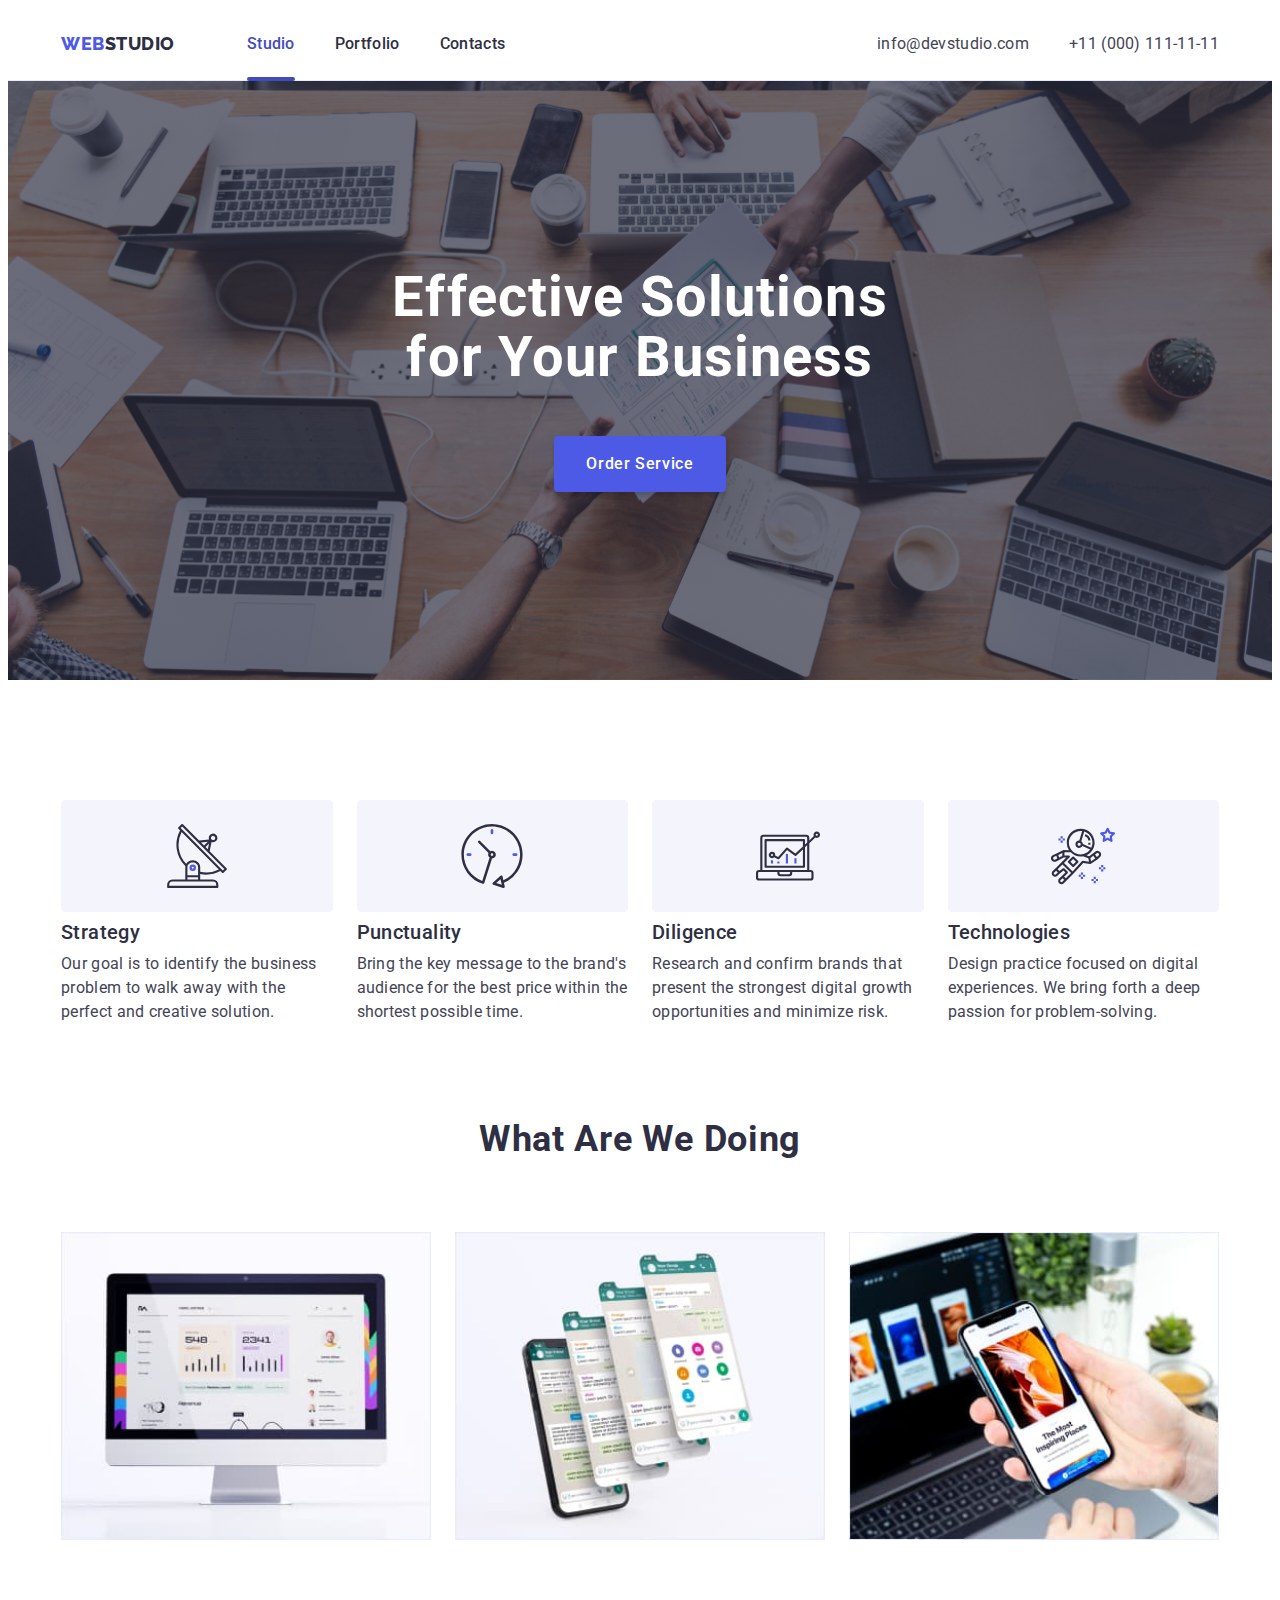
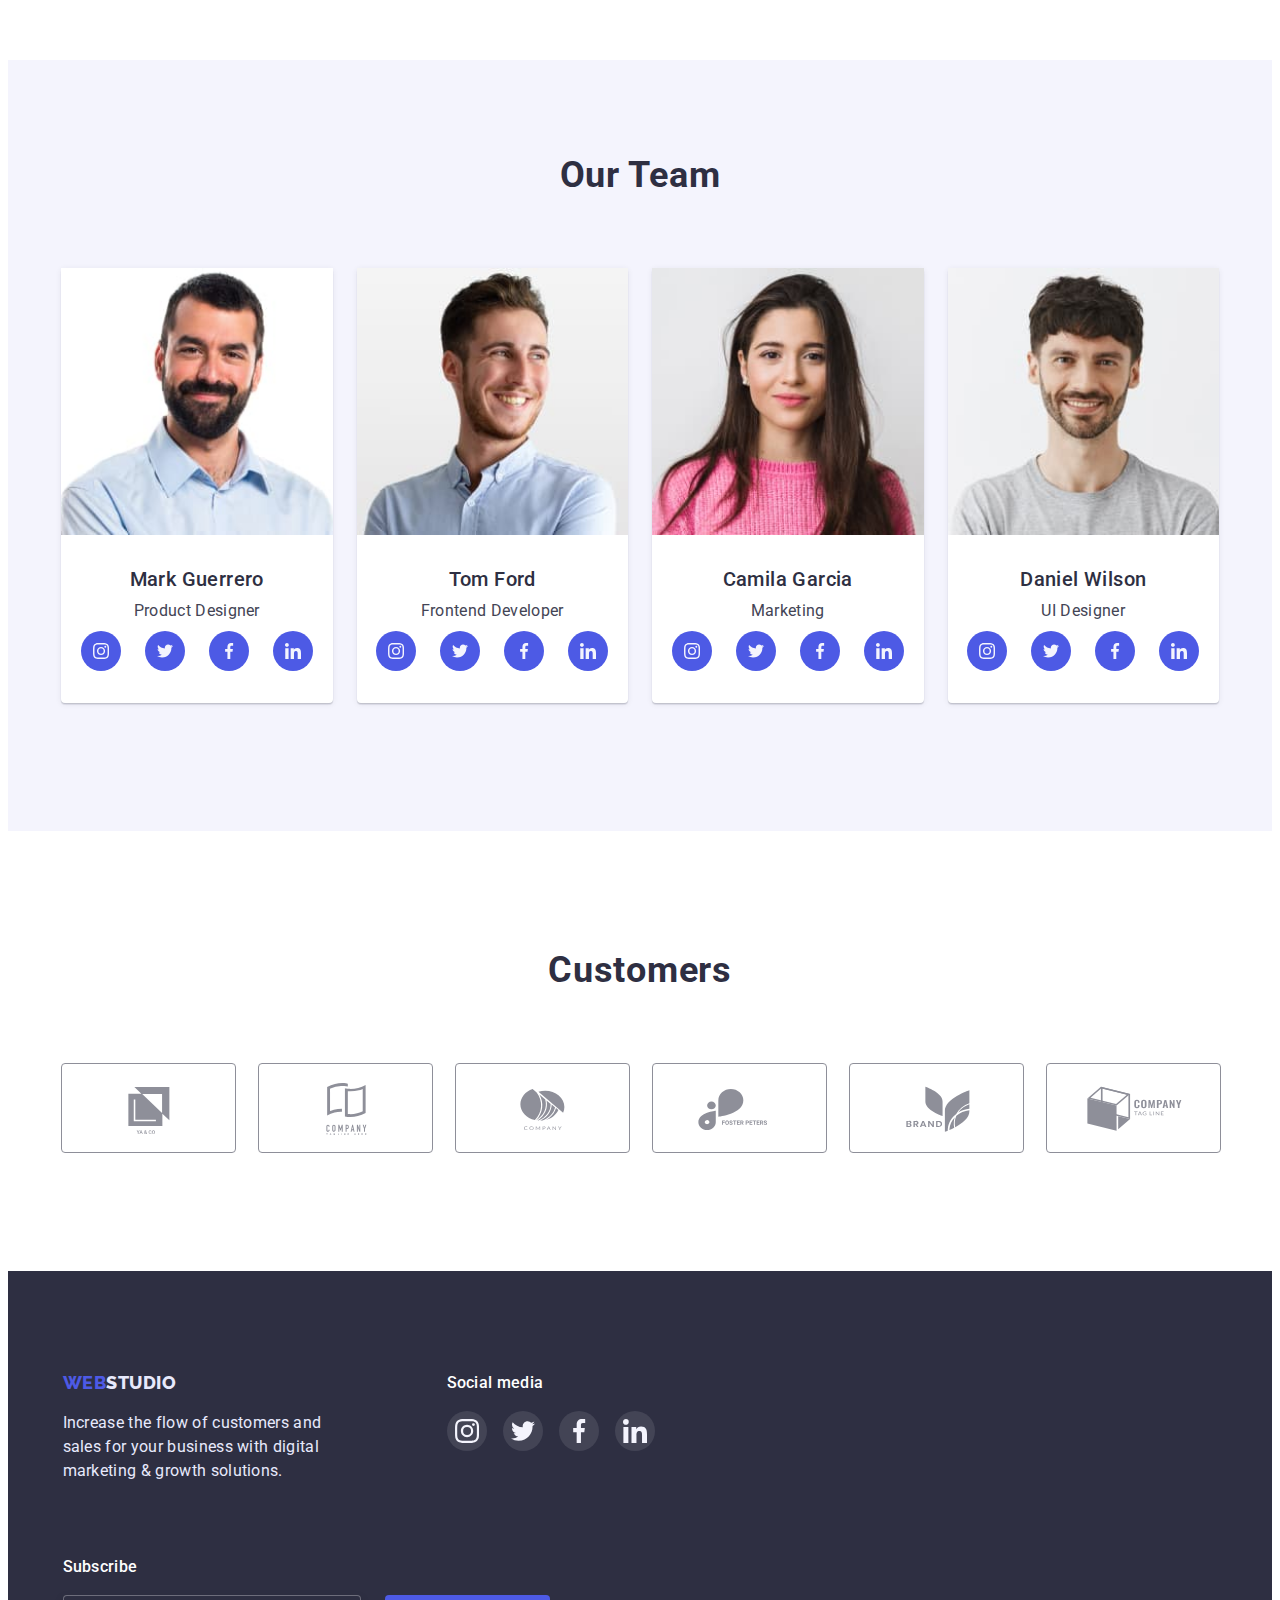
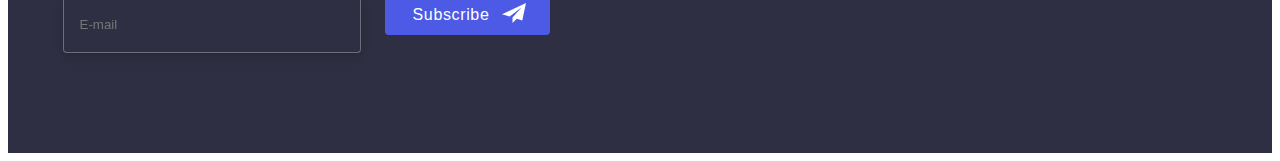
<file: index.html>
<!DOCTYPE html>
     <html lang="en">
   <head>
          <meta charset="UTF-8"/>
          <meta http-equiv="X-UA-Compatible" content="IE=edge"/>
          <meta name="viewport" content="width=device-width, initial-scale=1.0"/>
          <title>WebStudio</title>
          <link rel="preconnect" href="https://fonts.googleapis.com"/>
          <link rel="preconnect" href="https://fonts.gstatic.com" crossorigin/><link href="https://fonts.googleapis.com/css2?family=Raleway:wght@800&family=Roboto:wght@400;500;700;900&display=swap" rel="stylesheet"/>
          <link rel="stylesheet" href="https://cdnjs.cloudflare.com/ajax/libs/modern-normalize/1.1.0/modern-normalize.min.css" integrity="sha512-wpPYUAdjBVSE4KJnH1VR1HeZfpl1ub8YT/NKx4PuQ5NmX2tKuGu6U/JRp5y+Y8XG2tV+wKQpNHVUX03MfMFn9Q==" crossorigin="anonymous" referrerpolicy="no-referrer" />
          <link rel="stylesheet" href="./css/style.css"/>
          <link rel="stylesheet" href="./css/mobile.css"/>
          <link rel="stylesheet" href="./css/tablet.css"/>
          <link rel="stylesheet" href="./css/dekstop.css"/>
        </head>
  <body class="body">
      <header class="header">
        <div class="container header-container">
            <a href="./index.html" class="header-logo link"><span class="header-span link">Web</span>Studio</a>
          <nav class="header-navigation">
              <ul class="header-list list">
              <li class="header-pages"><a class="header-link link current" href="./index.html">Studio</a></li>
              <li class="header-pages"><a class="header-link link" href="./portfolio.html">Portfolio</a></li>
              <li class="header-pages"><a class="header-link link" href="./index.html">Contacts</a></li>
            </ul>
          </nav>
                    <ul class="header-list-info list">
                <li class="header-info-mailo link"><a class="header-mailo link" href="mailto:info@devstudio.com">info@devstudio.com</a></li>
                <li class="header-info link"><a class="header-tel link" href="tel:+11(000)111-11-11">+11 (000) 111-11-11</a></li>
                     </ul>
                    
                     <button type="button" class="menu-open" data-menu-open>
                      <svg class="hamburger" width="32" height="22" >
                        <use href="./images/icons.svg/user-icons.svg#icon-hamburger"></use>
                      </svg>
                     </button></div>
                     <div class="mob-menu is-hidden" data-menu>
                      <div class="mob-container"> 
                        <div class="mob-wrap-up">
                      <button type="button" class="menu-close" data-menu-close>
                        <svg class="menu-header" width="8" height="8">
                          <use href="./images/icons.svg/close-icons.svg#icon-close"></use>
                        </svg>
                      </button>
                      <ul class="menu-list list">
                        <li class="menu-pages"><a class="menu-link link current" href="./index.html">Studio</a></li>
                        <li class="menu-pages"><a class="menu-link link" href="./portfolio.html">Portfolio</a></li>
                        <li class="menu-pages"><a class="menu-link link" href="./index.html">Contacts</a></li>
                      </ul></div>
                      <div class="mob-wrap-down">
                      <ul class="menu-list-info list">
                        <li class="menu-info link"><a class="menu-tel link" href="tel:+11(000)111-11-11">+11 (000) 111-11-11</a></li>
                        <li class="menu-info link"><a class="menu-mailo link" href="mailto:info@devstudio.com">info@devstudio.com</a></li>
                             </ul>
                             <ul class="menu-media-list list">
                              <li class="menu-media-item"><a href="" class="menu-media-link link">
                                <svg class="menu-media-navigation" width="24" height="24">
                                  <use href="./images/icons.svg/icons.svg#icon-instagram-1"></use>
                                </svg>
                              </a></li>
                              <li class="menu-media-item"><a href="" class="menu-media-link link">
                                <svg class="menu-media-navigation" width="24" height="24">
                                  <use href="./images/icons.svg/icons.svg#icon-twitter-1"></use>
                                </svg>
                              </a></li>
                              <li class="menu-media-item"><a href="" class="menu-media-link link">
                                <svg class="menu-media-navigation" width="24" height="24">
                                  <use href="./images/icons.svg/icons.svg#icon-facebook-1"></use>
                                </svg>
                              </a></li>
                              <li class="menu-media-item"><a href="" class="menu-media-link link">
                                <svg class="menu-media-navigation" width="24" height="24">
                                  <use href="./images/icons.svg/icons.svg#icon-linkedin-1"></use>
                                </svg>
                              </a></li>
                              </ul></div>
                     </div>
                    </div>

                </header>
                <main>
                    <section class="section">
                        <div class="container">
                        <h1 class="section-headline">Effective Solutions for Your Business</h1>
                    <button type="button" class="section-btn" data-modal-open>Order Service</button>
                    </div>  
                  </section>
                    <section class="skills">
                        <div class="container">
                        <h2 class="skills-visually-hidden">Skills</h2>
                        <ul  class="skills-list list">
                        <li class="skills-pages link">
                          <div class="background-navigation">
                          <svg class="icon-antenna" width="64" height="64">
                            <use href="./images/icons.svg/skills-icon.svg#icon-antenna"></use>
                          </svg>
                        </div>  
                        <h3 class="skills-caption">Strategy</h3>
                        <p class="skills-paragraph">Our goal is to identify the business problem to walk away with the perfect and creative solution. </p></li>
                        <li class="skills-pages link">
                         <div class="background-navigation">
                          <svg class="icon-clock" width="64" height="64">
                            <use href="./images/icons.svg/skills-icon.svg#icon-clock"></use>
                          </svg>
                        </div>  
                          <h3 class="skills-caption">Punctuality</h3>
                        <p class="skills-paragraph">Bring the key message to the brand's audience for the best price within the shortest possible time.</p></li>
                        <li class="skills-pages link">                        
                          <div class="background-navigation">
                          <svg class="icon-diagram" width="64" height="64">
                            <use href="./images/icons.svg/skills-icon.svg#icon-diagram"></use>
                          </svg>
                        </div>
                        <h3 class="skills-caption">Diligence</h3>
                        <p class="skills-paragraph">Research and confirm brands that present the strongest digital growth opportunities and minimize risk.</p></li>

                        <li class="skills-pages link">                        
                          <div class="background-navigation">
                          <svg class="" width="64" height="64">
                            <use href="./images/icons.svg/skills-icon.svg#icon-astronaut"></use>
                          </svg>
                        </div>
                        <h3 class="skills-caption">Technologies</h3>
                        <p class="skills-paragraph">Design practice focused on digital experiences. We bring forth a deep passion for problem-solving.</p></li> 
                        </ul>
                        </div>   
                    </section>
                    <section class="image">
                      <div class="container">
                        <h2 class="image-caption">What are we doing</h2>
                        <ul class="image-list list">
                        <li class="link image-item" >
                          <img
                           src="./images/imagine1.jpg"
                           alt="computer"
                           srcset="
                           ./images/imagine1.jpg 1x ,
                           ./images/imagine1.2x.jpg 2x" 
                           width="360" 
                           height="300"/>
                          </li>
                        <li class="link image-item" >
                          <img
                           src="./images/imagine2.jpg" 
                           alt="computer" 
                           srcset="
                           ./images/imagine2.jpg 1x ,
                           ./images/imagine2.2x.jpg 2x" 
                           width="360" 
                           height="300"/>
                          </li>
                        <li class="link image-item" >
                          <img 
                          src="./images/imagine3.jpg" 
                          alt="phoneinhand" 
                          srcset="
                          ./images/imagine3.jpg 1x ,
                          ./images/imagine3.2x.jpg 2x" 
                          width="360" 
                          height="300"/>
                        </li>
                        </ul>
                      </div>
                    </section>
                    <section class="info">
                      <div class="container">
                    <h2 class="info-pre-caption">Our Team</h2>
                    <ul class="info-list list">
                    <li class="info-item">
                      <img 
                      src="./images/img2.1.jpg" 
                      alt="it" 
                      srcset="
                      ./images/img2.1.jpg 1x ,
                      ./images/img2.1.2x.jpg 2x"
                      width="264" 
                      height="260"/>
                    <div class="info-navigation"><h3 class="info-caption">Mark Guerrero</h3> 
                    <p class="info-paragraph">Product Designer</p>
                    <ul class="icon-list list">
                      <li class="icon-item">
                        <a href="" class="icon-link link">
                          <svg class="icon-navigation" width="16" height="16">
                            <use href="./images/icons.svg/icons.svg#icon-instagram"></use>
                          </svg>
                        </a>
                      </li>
                      <li class="icon-item">
                        <a href="" class="icon-link link">
                          <svg class="icon-navigation" width="16" height="16">
                            <use href="./images/icons.svg/icons.svg#icon-twitter"></use>
                          </svg>
                        </a>
                      </li>
                      <li class="icon-item">
                        <a href="" class="icon-link link">
                          <svg class="icon-navigation" width="16" height="16">
                            <use href="./images/icons.svg/icons.svg#icon-facebook"></use>
                          </svg>
                        </a>
                      </li>
                      <li class="icon-item">
                        <a href="" class="icon-link link">
                          <svg class="icon-navigation" width="16" height="16">
                            <use href="./images/icons.svg/icons.svg#icon-linkedin"></use>
                          </svg>
                        </a>
                      </li>
                    </ul>
                    </div>
                    </li>
                    <li class="info-item">
                      <img 
                      src="./images/img2.2.jpg" 
                      alt="it" 
                      srcset="
                      ./images/img2.2.jpg 1x ,
                      ./images/img2.2.2x.jpg 2x"
                      width="264" 
                      height="260"/>
                    <div class="info-navigation"><h3 class="info-caption">Tom Ford</h3> 
                    <p class="info-paragraph">Frontend Developer</p>
                    <ul class="icon-list list">
                      <li class="icon-item">
                        <a href="" class="icon-link link">
                          <svg class="icon-navigation" width="16" height="16">
                            <use href="./images/icons.svg/icons.svg#icon-instagram"></use>
                          </svg>
                        </a>
                      </li>
                      <li class="icon-item">
                        <a href="" class="icon-link link">
                          <svg class="icon-navigation" width="16" height="16">
                            <use href="./images/icons.svg/icons.svg#icon-twitter"></use>
                          </svg>
                        </a>
                      </li>
                      <li class="icon-item">
                        <a href="" class="icon-link link">
                          <svg class="icon-navigation" width="16" height="16">
                            <use href="./images/icons.svg/icons.svg#icon-facebook"></use>
                          </svg>
                        </a>
                      </li>
                      <li class="icon-item">
                        <a href="" class="icon-link link">
                          <svg class="icon-navigation" width="16" height="16">
                            <use href="./images/icons.svg/icons.svg#icon-linkedin"></use>
                          </svg>
                        </a>
                      </li>
                    </ul>
                    </div>
                  </li>
                    <li class="info-item">
                      <img 
                      src="./images/img2.3.jpg" 
                      alt="it"
                      srcset="
                      ./images/img2.3.jpg 1x ,
                      ./images/img2.3.2x.jpg 2x"
                      width="264" 
                      height="260"/>
                    <div class="info-navigation"><h3 class="info-caption">Camila Garcia</h3> 
                    <p class="info-paragraph">Marketing</p>
                    <ul class="icon-list list">
                      <li class="icon-item">
                        <a href="" class="icon-link link">
                          <svg class="icon-navigation" width="16" height="16">
                            <use href="./images/icons.svg/icons.svg#icon-instagram"></use>
                          </svg>
                        </a>
                      </li>
                      <li class="icon-item">
                        <a href="" class="icon-link link">
                          <svg class="icon-navigation" width="16" height="16">
                            <use href="./images/icons.svg/icons.svg#icon-twitter"></use>
                          </svg>
                        </a>
                      </li>
                      <li class="icon-item">
                        <a href="" class="icon-link link">
                          <svg class="icon-navigation" width="16" height="16">
                            <use href="./images/icons.svg/icons.svg#icon-facebook"></use>
                          </svg>
                        </a>
                      </li>
                      <li class="icon-item">
                        <a href="" class="icon-link link">
                          <svg class="icon-navigation" width="16" height="16">
                            <use href="./images/icons.svg/icons.svg#icon-linkedin"></use>
                          </svg>
                        </a>
                      </li>
                    </ul>
                  </div>
                  </li>
                    <li class="info-item">
                      <img 
                      src="./images/img2.4.jpg" 
                      alt="it"
                      srcset="
                      ./images/img2.4.jpg 1x ,
                      ./images/img2.4.2x.jpg 2x"
                      width="264" 
                      height="260"/>
                    <div class="info-navigation"><h3 class="info-caption">Daniel Wilson</h3> 
                    <p class="info-paragraph">UI Designer</p>
                    <ul class="icon-list list">
                      <li class="icon-item">
                        <a href="" class="icon-link link">
                          <svg class="icon-navigation" width="16" height="16">
                            <use href="./images/icons.svg/icons.svg#icon-instagram"></use>
                          </svg>
                        </a>
                      </li>
                      <li class="icon-item">
                        <a href="" class="icon-link link">
                          <svg class="icon-navigation" width="16" height="16">
                            <use href="./images/icons.svg/icons.svg#icon-twitter"></use>
                          </svg>
                        </a>
                      </li>
                      <li class="icon-item">
                        <a href="" class="icon-link link">
                          <svg class="icon-navigation" width="16" height="16">
                            <use href="./images/icons.svg/icons.svg#icon-facebook"></use>
                          </svg>
                        </a>
                      </li>
                      <li class="icon-item">
                        <a href="" class="icon-link link">
                          <svg class="icon-navigation" width="16" height="16">
                            <use href="./images/icons.svg/icons.svg#icon-linkedin"></use>
                          </svg>
                        </a>
                      </li>
                    </ul>
                  </div></li>
                       </ul>
                      </div>
                    </section>
                    <section class="customers">
                      <div class="container">
                        <h2 class="customers-caption">Customers</h2>
                          <ul class="customers-list list">
                            <li class="customers-item">
                              <a href="" class="customers-link link">
                              <svg class="customers-navigation" width="104" height="56">
                                <use href="./images/icons.svg/icons.svg#icon-Logo"></use>
                              </svg>
                              </a>
                            </li>
                            <li class="customers-item">
                              <a href="" class="customers-link link">
                             <svg class="customers-navigation" width="104" height="56">
                                <use href="./images/icons.svg/icons.svg#icon-Logo-1"></use>
                              </svg>
                              </a>
                            </li>
                            <li class="customers-item">
                              <a href="" class="customers-link link">
                                 <svg class="customers-navigation" width="104" height="56">
                                <use href="./images/icons.svg/icons.svg#icon-Logo-2"></use>
                              </svg>
                              </a>
                            </li>
                            <li class="customers-item">
                              <a href="" class="customers-link link">
                           <svg class="customers-navigation" width="104" height="56">
                                <use href="./images/icons.svg/icons.svg#icon-Logo-3"></use>
                              </svg>
                              </a>
                            </li>
                            <li class="customers-item">
                              <a href="" class="customers-link link">
                         <svg class="customers-navigation" width="104" height="56">
                                <use href="./images/icons.svg/icons.svg#icon-Logo-4"></use>
                              </svg>
                              </a>
                            </li>
                            <li class="customers-item">
                              <a href="" class="customers-link link">
                                 <svg class="customers-navigation" width="104" height="56">
                                <use href="./images/icons.svg/icons.svg#icon-Logo-5"></use>
                              </svg>
                              </a>
                            </li>
                          </ul>
                      </div>
                    </section>
                      </main>
                      <footer class="footer">
                        <div class="container ">
                        <div class="footer-container">
                        <div class="width"><a href="" class="footer-logo link"><span class="footer-span link">Web</span>Studio</a>
                        <p class="footer-paragraph">Increase the flow of customers and sales for your business with digital marketing & growth solutions.</p></div>
                        <div class="footer-social"> 
                        <p class="footer-social-info">Social media</p>
                        <ul class="social-media-list list">
                          <li class="social-media-item"><a href="" class="social-media-link link">
                            <svg class="social-media-navigation" width="24" height="24">
                              <use href="./images/icons.svg/icons.svg#icon-instagram-1"></use>
                            </svg>
                          </a></li>
                          <li class="social-media-item"><a href="" class="social-media-link link">
                            <svg class="social-media-navigation" width="24" height="24">
                              <use href="./images/icons.svg/icons.svg#icon-twitter-1"></use>
                            </svg>
                          </a></li>
                          <li class="social-media-item"><a href="" class="social-media-link link">
                            <svg class="social-media-navigation" width="24" height="24">
                              <use href="./images/icons.svg/icons.svg#icon-facebook-1"></use>
                            </svg>
                          </a></li>
                          <li class="social-media-item"><a href="" class="social-media-link link">
                            <svg class="social-media-navigation" width="24" height="24">
                              <use href="./images/icons.svg/icons.svg#icon-linkedin-1"></use>
                            </svg>
                          </a></li>
                          </ul>
                        </div>
                        <div class="send">
                          <p class="send-caption">Subscribe</p>
                          <form action="#" class="send-wrap">
                            <input type="email" placeholder="E-mail" name="user-email" class="send-input"/>
                              <button type="submit" class="send-text">Subscribe</button>
                          </form></div>
                        </div>
                          </div>
                      </footer>
                      <div class="backdrop is-hidden" data-modal>
                        <div class="modal"><button type="button" class="modal-close" data-modal-close>
                          <svg class="modal-icon">
                            <use href="./images/icons.svg/close-icons.svg#icon-close"></use>
                          </svg>
                        </button>
                        <p class="modal-title">Leave your contacts and we will call you back</p>
                        <form action="#">
                         <div class="modal-wrap">
                          <label for="modal-name" class="modal-form">Name</label>
                          <input type="text" class="modal-input" name="name" id="modal-name" placeholder required/>
                            <svg class="modal-person" width="18" height="18">
                              <use class="modal-person-svg" href="./images/icons.svg/user-icons.svg#icon-person"></use>
                            </svg>
                         </div>
                         <div class="modal-wrap">
                          <label for="modal-phone" class="modal-form">Phone</label>
                          <input type="tel" class="modal-input" name="phone" id="modal-phone" placeholder required/>
                            <svg class="modal-phone" width="18" height="24">
                              <use class="modal-phone-svg" href="./images/icons.svg/user-icons.svg#icon-phone"></use>
                            </svg>
                         </div>
                         <div class="modal-wrap">
                          <label for="modal-email" class="modal-form">Email</label>
                          <input type="email" class="modal-input" name="email" id="modal-email" placeholder required/>
                            <svg class="modal-email" width="18" height="24">
                              <use class="modal-email-svg" href="./images/icons.svg/user-icons.svg#icon-email"></use>
                            </svg>
                        </div>
                        <div class="modal-textarea">
                          <label for="modal-textarea" class="modal-form">Comment</label>
                          <textarea name="user-message" id="modal-textarea" class="modal-text" placeholder="Text input"></textarea>
                        </div>

                      <div class="modal-field">
                        <input type="checkbox" name="privacy" id="privacy" value="true" class="modal-check visually-hidden"/>
                        <label for="privacy"  class="modal-check-text">I accept the terms and conditions of the <a href="" class="modal-privacy-policy">Privacy Policy </a></label>
                      </div>
                        <button type="submit" class="button-text">Send</button>
                        </form>
                      </div>
                      </div>
                      <script src="./js/modal.js"></script>
                      <script src="./js/mobile-menu.js"></script>
                </body>
                </html>
</file>
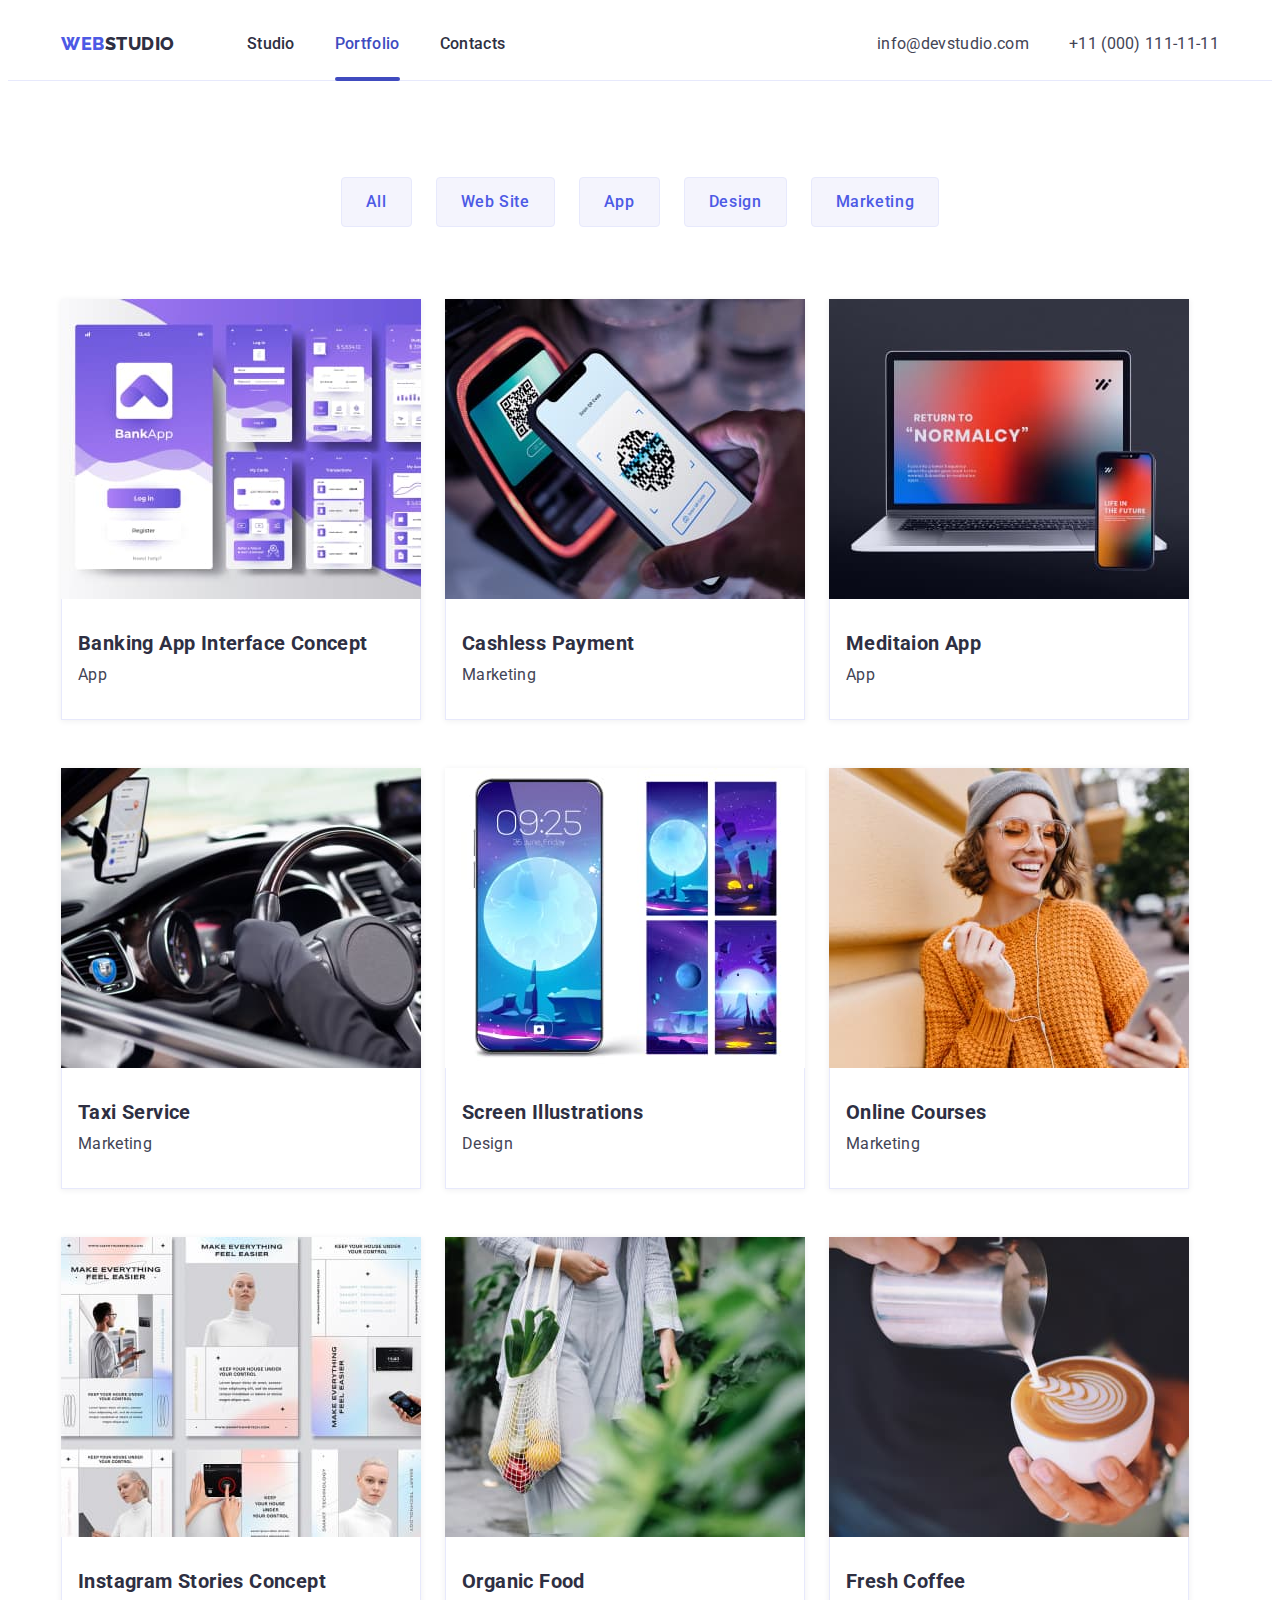
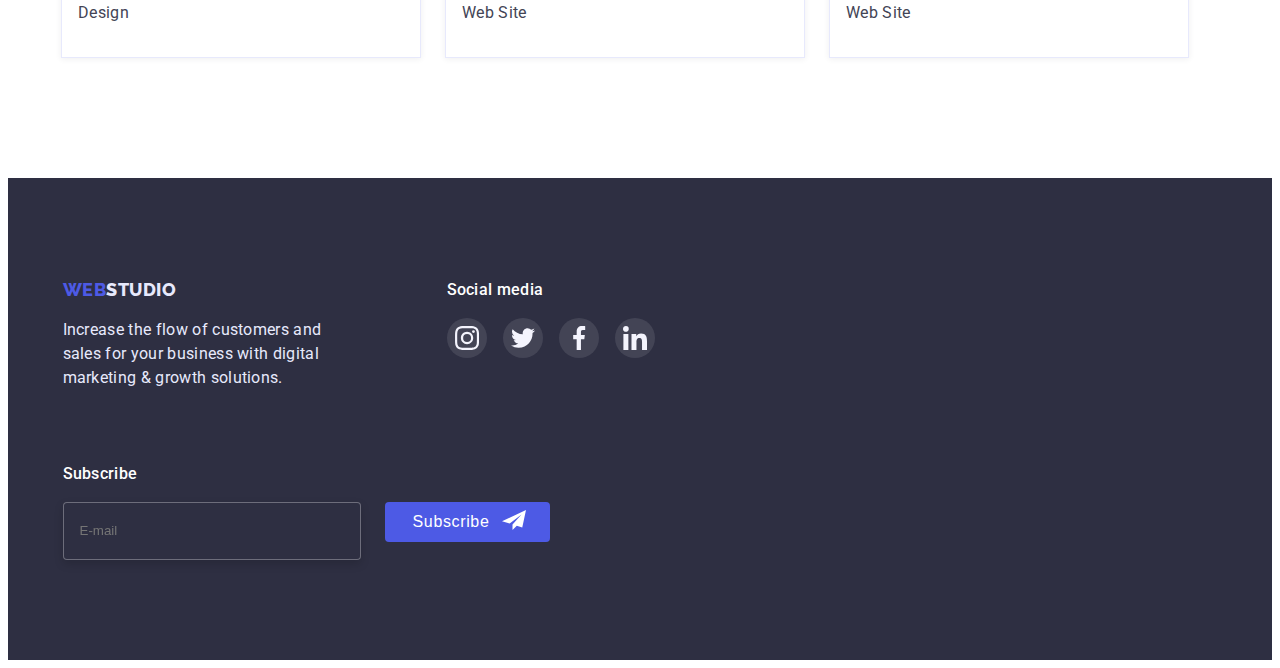
<file: portfolio.html>
<!DOCTYPE html>
<html lang="en">
<head>
    <meta charset="UTF-8">
    <meta http-equiv="X-UA-Compatible" content="IE=edge">
    <meta name="viewport" content="width=device-width, initial-scale=1.0">
    <title>WebStudio</title>
    <link rel="preconnect" href="https://fonts.googleapis.com"/><link rel="preconnect" href="https://fonts.gstatic.com" crossorigin/>
    <link href="https://fonts.googleapis.com/css2?family=Raleway:wght@800&family=Roboto:wght@400;500;700;900&display=swap" rel="stylesheet"/>
    <link rel="stylesheet" href="https://cdnjs.cloudflare.com/ajax/libs/modern-normalize/1.1.0/modern-normalize.min.css" integrity="sha512-wpPYUAdjBVSE4KJnH1VR1HeZfpl1ub8YT/NKx4PuQ5NmX2tKuGu6U/JRp5y+Y8XG2tV+wKQpNHVUX03MfMFn9Q==" crossorigin="anonymous" referrerpolicy="no-referrer" />
    <link rel="stylesheet" href="./css/style.css"/>
    <link rel="stylesheet" href="./css/dekstop.css"/>
  </head>
<body class="body">
    <header class="header">
        <div class="container header-container">
            <a href="./index.html" class="header-logo link"><span class="header-span link">Web</span>Studio</a>
          <nav class="header-navigation">
              <ul class="header-list list">
              <li class="header-pages "><a href="./index.html" class="header-link link">Studio</a></li>
              <li class="header-pages "><a href="./portfolio.html" class="header-link link active">Portfolio</a></li>
              <li class="header-pages "><a href="./index.html" class="header-link link">Contacts</a></li>
            </ul>
          </nav>
                    <ul class="header-list-info list">
                <li class="header-info-mailo link"><a class="header-mailo link" href="mailto:info@devstudio.com">info@devstudio.com</a></li>
                <li class="header-info link"><a class="header-tel link" href="tel:+11(000)111-11-11">+11 (000) 111-11-11</a></li>
                     </ul>
      </div>
    </header>
    <main class="main">
        <section class="portfolio">
          <div class="container">
        <h1 class="portfolio-visually-hidden">Portfolio</h1>
        <ul class="portfolio-list list">
        <li class="list"><button class="portfolio-button" type="button">All</button></li>
        <li class="list"><button class="portfolio-button" type="button">Web Site</button></li>
        <li class="list"><button class="portfolio-button" type="button">App</button></li>
        <li class="list"><button class="portfolio-button" type="button">Design</button></li>
        <li class="list"><button class="portfolio-button" type="button">Marketing</button></li>
        </ul> 
         <ul class="portfolio-navigation list">
            <li><a href="" class="link-nav link">
              <div class="top-wrap"><img src="./images/img1.jpg" alt="menu"  width="360" height="300"/>
              <p class="drawing-list">14 Stylish and User-Friendly App Design Concepts · Task Manager App · Calorie Tracker App · Exotic Fruit Ecommerce App · Cloud Storage App</p></div>
            <div class="navigation"><h2 class="portfolio-caption">Banking App Interface Concept</h2>
            <p class="portfolio-paragraph">App</p></div></a></li>
            <li><a href="" class="link-nav link">
              <div class="top-wrap"><img src="./images/img2.jpg" alt="paywithphone"  width="360" height="300"/>
              <p class="drawing-list">14 Stylish and User-Friendly App Design Concepts · Task Manager App · Calorie Tracker App · Exotic Fruit Ecommerce App · Cloud Storage App</p></div>
            <div class="navigation"><h2 class="portfolio-caption">Cashless Payment</h2>
            <p class="portfolio-paragraph link">Marketing</p></div></a></li>
            <li><a href="" class="link-nav link">
              <div class="top-wrap"><img src="./images/img3.jpg" alt="computerwithphone"  width="360" height="300"/>
              <p class="drawing-list">14 Stylish and User-Friendly App Design Concepts · Task Manager App · Calorie Tracker App · Exotic Fruit Ecommerce App · Cloud Storage App</p></div>
            <div class="navigation"><h2 class="portfolio-caption">Meditaion App</h2>
            <p class="portfolio-paragraph">App</p></div></a></li>
            <li><a href="" class="link-nav link">
              <div class="top-wrap"><img src="./images/img4.jpg" alt="car"  width="360" height="300"/>
              <p class="drawing-list">14 Stylish and User-Friendly App Design Concepts · Task Manager App · Calorie Tracker App · Exotic Fruit Ecommerce App · Cloud Storage App</p></div>
            <div class="navigation"><h2 class="portfolio-caption">Taxi Service</h2>
            <p class="portfolio-paragraph">Marketing</p></div></a></li>
            <li><a href="" class="link-nav link">
              <div class="top-wrap"><img src="./images/img5.jpg" alt="gallery"  width="360" height="300"/>
              <p class="drawing-list">14 Stylish and User-Friendly App Design Concepts · Task Manager App · Calorie Tracker App · Exotic Fruit Ecommerce App · Cloud Storage App</p></div>
            <div class="navigation"><h2 class="portfolio-caption">Screen Illustrations</h2>
            <p class="portfolio-paragraph">Design</p></div></a></li>
            <li><a href="" class="link-nav link">
              <div class="top-wrap"><img src="./images/img6.jpg" alt="listen"  width="360" height="300"/>
              <p class="drawing-list">14 Stylish and User-Friendly App Design Concepts · Task Manager App · Calorie Tracker App · Exotic Fruit Ecommerce App · Cloud Storage App</p></div>
            <div class="navigation"><h2 class="portfolio-caption">Online Courses</h2>
            <p class="portfolio-paragraph">Marketing</p></div></a></li>
            <li><a href="" class="link-nav link">
              <div class="top-wrap"><img src="./images/img7.jpg" alt="site"  width="360" height="300"/>
              <p class="drawing-list">14 Stylish and User-Friendly App Design Concepts · Task Manager App · Calorie Tracker App · Exotic Fruit Ecommerce App · Cloud Storage App</p></div>
            <div class="navigation"><h2 class="portfolio-caption">Instagram Stories Concept</h2>
            <p class="portfolio-paragraph">Design</p></div></a></li>
            <li><a href="" class="link-nav link">
              <div class="top-wrap"><img src="./images/img8.jpg" alt="food"  width="360" height="300"/>
              <p class="drawing-list">14 Stylish and User-Friendly App Design Concepts · Task Manager App · Calorie Tracker App · Exotic Fruit Ecommerce App · Cloud Storage App</p></div>
            <div class="navigation"><h2 class="portfolio-caption">Organic Food</h2>
            <p class="portfolio-paragraph">Web Site</p></div></a></li>
            <li><a href="" class="link-nav link">
              <div class="top-wrap"><img src="./images/img9.jpg" alt="coffe"  width="360" height="300"/>
              <p class="drawing-list">14 Stylish and User-Friendly App Design Concepts · Task Manager App · Calorie Tracker App · Exotic Fruit Ecommerce App · Cloud Storage App</p></div>
            <div class="navigation"><h2 class="portfolio-caption">Fresh Coffee</h2>
            <p class="portfolio-paragraph">Web Site</p></div></a></li>
             </ul>
          </div>
        </section>
    </main>
    <footer class="footer">
      <div class="container">
        <div class="footer-container">
        <div class="width"><a href="" class="footer-logo link"><span class="footer-span link">Web</span>Studio</a>
        <p class="footer-paragraph">Increase the flow of customers and sales for your business with digital marketing & growth solutions.</p></div>
        <div class="footer-social"> 
        <p class="footer-social-info">Social media</p>
              <ul class="social-media-list list">
              <li class="social-media-item"><a href="" class="social-media-link link">
                <svg class="social-media-navigation" width="24" height="24">
                  <use href="./images/icons.svg/icons.svg#icon-instagram-1"></use>
                </svg>
              </a></li>
              <li class="social-media-item"><a href="" class="social-media-link link">
                <svg class="social-media-navigation" width="24" height="24">
                  <use href="./images/icons.svg/icons.svg#icon-twitter-1"></use>
                </svg>
              </a></li>
              <li class="social-media-item"><a href="" class="social-media-link link">
                <svg class="social-media-navigation" width="24" height="24">
                  <use href="./images/icons.svg/icons.svg#icon-facebook-1"></use>
                </svg>
              </a></li>
              <li class="social-media-item"><a href="" class="social-media-link link">
                <svg class="social-media-navigation" width="24" height="24">
                  <use href="./images/icons.svg/icons.svg#icon-linkedin-1"></use>
                </svg>
              </a></li>
              </ul>
        </div>
        <div class="send">
          <p class="send-caption">Subscribe</p>
          <form action="#" class="send-wrap">
            <input type="email" placeholder="E-mail" name="user-email" class="send-input"/>
              <button type="submit" class="send-text">Subscribe</button>
          </form></div>
        </div>
          </div>
      </footer>
</body>
</html>
</file>
<file: css/style.css>
:root{
--first-color: #2E2F42;
--second-color: #434455;
--third-color: #FFFFFF;
--fourth-color:#4D5AE5;
--fiveth-color: #8E8F99;
--sixth-color:#404BBF;
--first-border-color:#404BBF;
--first-typical-lh:1.5;
--second-typical-lh:1.33;
--transition-duration: 250ms ;
--transition-timing-function: cubic-bezier(0.4, 0, 0.2, 1);
}

p,
h1,
h2,
h3,
h4,
h5,
h6{
  margin: 0;
}

ul,
ol{
  margin: 0;
  padding-left: 0;
}

img{
display: block;
width: 100%;
max-width: 100%;
height: auto;
}

.body{
color:var(--first-color);
background-color:var(--third-color);
font-family: "Roboto", sans-serif;
}

.container{
  padding-left: 15px;
  padding-right: 15px;
  margin: 0 auto;
}

.list{
  list-style:none;
  }
  .link{
  text-decoration: none;    
  }

/*-------------INDEX-AND-PORTFOLIO.HEADER-------------*/



.header{
padding-top: 24px;
padding-bottom: 24px;
    background-color: var(--third-color);
    border-bottom: 1px solid #E7E9FC;
}

.header-container{
  min-width: 320px;
  max-width: 426px;
  display: flex;
  align-items: center;
}

.header-logo{
font-family:'Raleway', sans-serif;
font-weight: 800;
font-size: 18px;
line-height: var(--second-typical-lh);
letter-spacing: 0.03em;
text-transform: uppercase;
color: var(--first-color);
}


 
.header-span{
color: var(--fourth-color);    
}



.header-link{
        display: none;
    }

  .header-mailo,
  .header-tel{
    display: none;
  }

/* .header-navigation{
display:flex;
align-items: center;
margin-right: auto;
} */


/* .header-list{
  display:flex;
  gap: 40px;
}

    

.header-link{
font-weight: 500;
font-size: 16px;
line-height: var(--first-typical-lh);
letter-spacing: 0.02em;
color: var(--first-color);
display: block;
transition: color var(--transition-duration) var(--transition-timing-function)  ;
position: relative;
} */

.header-link.current{
  color: var(--sixth-color);
}

.header-link.active{
  color: var(--sixth-color);
}

.header-link:focus,
.header-link:hover{
  color: var(--sixth-color);
}

/* .header-link.current::after{
  content: "";
  position: absolute;
  width: 100%;
  height: 4px;
  background-color:var(--sixth-color);
  left: 0;
  bottom: -25px;
  border-radius: 2px;
}

.header-link.active::after{
  content: "";
  position: absolute;
  width: 100%;
  height: 4px;
  background-color:var(--sixth-color);
  left: 0;
  bottom: -25px;
  border-radius: 2px;
} */

.header-link:hover,
.header-link:focus{
color: var(--sixth-color);
}

.header-mailo:hover,
.header-mailo:focus,
.header-tel:hover,
.header-tel:focus{
color: var(--fourth-color);
}

/* .header-mailo,
.header-tel{
font-weight: 400;
font-size: 16px;
line-height:var(--first-typical-lh);
letter-spacing: 0.02em;
color: var(--second-color);
display: block;
padding-top: 24px;
padding-bottom: 24px;
transition: color var(--transition-duration) var(--transition-timing-function);
} */


.no-scroll{
  overflow: hidden;
}


.mob-container{
  min-width: 320px;
  max-width: 426px;
  max-height: 726px;
  padding-left: 15px;
    padding-right: 15px;
    margin: 0 auto;
}



.mob-menu{
position: fixed;
top: 0;
z-index: 1;
width: 100%;
height: 100%;
background: #FFFFFF;
box-shadow: 0px 2px 1px rgb(46 47 66 / 8%), 0px 1px 1px rgb(46 47 66 / 16%), 0px 1px 6px rgb(46 47 66 / 8%);
padding: 40px 0px;
}

.mob-menu > .mob-container {
  height: 100%;
  display: flex;
  flex-direction: column;
  justify-content: space-between;
  overflow: auto;
}

.menu-open{
  width: 32px;
 height: 22px;
 padding: 0px;
 background-color: transparent;
 border: none;

}



.menu-close{
  width: 24px;
  height: 24px;
  border-radius: 50%;
  border-color: transparent;
  background: #E7E9FC;
border: 1px solid rgba(0, 0, 0, 0.1);
display: flex;
align-items: center;
justify-content: center;
margin-left: auto;
margin-bottom: 16px;
transition: fill var(--transition-timing-function) var(--transition-duration), background-color var(--transition-timing-function) var(--transition-duration);
}

.header-navigation{
  display: flex;
    align-items: center;
    margin-right: auto;
}

.menu-list{
  margin-bottom: 24px;
}

.menu-close:focus,
.menu-close:hover{
  background-color: var(--first-border-color);

}

.menu-close:hover> .menu-header,
.menu-close:focus> .menu-header{
  background-color: var(--first-border-color);
  fill:var(--third-color);
}

.menu-header{
  fill: #000;
}

.menu-link.current{
  color: var(--sixth-color);
}



.menu-link {
  font-weight: 700;
font-size: 36px;
line-height: 1.11;
letter-spacing: 0.02em;
text-transform: capitalize;
color: var(--first-color);
transition: color var(--transition-timing-function) var(--transition-duration);
}

.menu-link:hover,
.menu-link:focus{
  color: var(--first-border-color);
}

.menu-list-info{
  margin-bottom: 48px;
}

.menu-tel{
  font-weight: 600;
font-size: 32px;
line-height: 1.11;
text-transform: capitalize;
color: var(--fourth-color);
}

.menu-mailo{
  display: block;
  font-weight: 500;
font-size: 20px;
line-height: 1.2;
letter-spacing: 0.02em;
color: var(--second-color);
margin-top: 40px;
}

.menu-pages:not(:last-child){
margin-bottom: 40px;
}

.menu-container> .space-up{
  width: 100%;
  display: flex;
  flex-direction: column;
  justify-content: space-between;
}



.menu-media-list{
  display:flex;
  gap: 56px;
}

.menu-media-item{
  width: 40px;
  height: 40px;
}

.menu-media-link{
  width: 100%;
  height: 100%;
  background-color: var(--fourth-color);
  border-radius: 50%;
  display: flex;
  align-items: center;
  justify-content: center;
}

.menu-media-navigation{
  fill:#f4f4fd;
  background-repeat: no-repeat;
  background-position: center;
}

.hamburger{
  stroke: var(--first-color);
}

.visually-hidden{
  position: absolute;
  width: 1px;
  height: 1px;
  margin: -1px;
  border: 0;
  padding: 0; 
  white-space: nowrap;
  clip-path: inset(100%);
  clip: rect(0 0 0 0);
  overflow: hidden;
  }

/*-------------INDEX.MAIN-------------*/
.main>.container{
  display: flex;
}


.section{
background-color: var(--second-color);
text-align: center;
  padding-top: 111px;
  padding-bottom: 108px;
margin-right: auto;
margin-left: auto;
display: block;
}


.section{
  background-image: linear-gradient( rgba(46, 47, 66, 0.7), rgba(46, 47, 66, 0.7)), url("../images/bg-mobile.jpg");
  background-repeat: no-repeat;
  background-size: cover;
  background-position: center;
}

@media (min-device-pixel-ratio: 2),
  (min-resolution: 192dpi),
  (min-resolution: 2dppx) {
  .section {
    background-image:linear-gradient( rgba(46, 47, 66, 0.7), rgba(46, 47, 66, 0.7)), url("../images/bg-mobile2x.jpg");
  }
}


.section-headline{
max-width: 496px;
font-size: 36px;
line-height: 1.11;
text-align: center;
letter-spacing: 0.02em;
color: var(--third-color);
margin: 0 auto;
margin-bottom: 72px;
}


.section-btn{
min-width: 169px;
font-family: inherit;
font-style: normal;
font-weight: 500;
font-size: 16px;
line-height:var(--first-typical-lh);
letter-spacing: 0.04em;
color: var(--third-color);
background-color: var(--fourth-color);
border-radius: 4px;
box-shadow: 0px 4px 4px rgba(0, 0, 0, 0.15);
border: none;
cursor: pointer;
padding:16px 32px;
transition: background-color var(--transition-duration) var(--transition-timing-function) ;
}

.section-btn:hover{
  background-color: #404BBF;
}





.skills-visually-hidden{
position: absolute;
width: 1px;
height: 1px;
margin: -1px;
border: 0;
padding: 0; 
white-space: nowrap;
clip-path: inset(100%);
clip: rect(0 0 0 0);
overflow: hidden;
}

.skills{
  padding-top: 96px;
  padding-bottom: 96px;
}


.skills-list{
  display: flex;
  flex-wrap: wrap;
  row-gap: 72px;
}

.background-navigation{
display: none;
}




.skills-caption{
  font-weight: 700;
  font-size: 36px;
  line-height: 1.11;
  text-align: center;
  letter-spacing: 0.02em;
  text-transform: capitalize;
letter-spacing: 0.02em;
color: var(--first-color);
}


.skills-paragraph{
   font-weight: 500;
  font-size: 16px;
line-height: var(--first-typical-lh);
letter-spacing: 0.02em;
color: var(--second-color);
margin-top: 8px;
}

.image{
  display: none;
}

.info> .container{
  width: 294px;
}

.info{
background-color: #F4F4FD;
padding-top: 96px;
padding-bottom: 128px;
}

.info-pre-caption{
min-width: 162px;
font-size: 36px;
line-height: 1.11;
text-align: center;
letter-spacing: 0.02em;
text-transform: capitalize;
color: var(--first-color);
margin-bottom: 72px;
}


.info-list{
  display: flex;
  flex-wrap: wrap;
  gap: 72px;
}



.info-item{
background-color:var(--third-color);
width: 100%;
border-radius: 4px;
box-shadow: 0px 1px 6px rgba(46, 47, 66, 0.08), 0px 1px 1px rgba(46, 47, 66, 0.16), 0px 2px 1px rgba(46, 47, 66, 0.08);
}

.info-navigation{
  padding-top: 32px;
  padding-bottom: 32px;
}

.info-caption{
font-weight: 500;
font-size: 20px;
line-height: 1.2;
text-align: center;
letter-spacing: 0.02em;
color: var(--first-color);
margin-bottom: 8px;
}

.info-paragraph{
font-size: 16px;
line-height:var(--first-typical-lh);
text-align: center;
letter-spacing: 0.02em;
color: var(--second-color);
}


.icon-list{
  display:flex;
  gap: 24px;
  justify-content: center;
  margin-top: 8px;
}

.icon-item{
  width: 40px;
  height: 40px;
}

.icon-link{
  width: 100%;
  height: 100%;
    background-color:var(--fourth-color);
    border-radius: 50%;
    display: flex;
    align-items: center;
    justify-content: center;
    transition: background-color var(--transition-duration) var(--transition-timing-function);
  }

  .icon-link:hover,
  .icon-link:focus{
    background-color:  #404BBF;
  }

.icon-navigation{
  fill: #F4F4FD;
 background-repeat: no-repeat;
  background-position: center;
}


.customers{
  padding-top: 96px;
  padding-bottom: 96px;
  }
  
  .customers-caption{
      min-width: 162px;
      font-size: 36px;
      line-height: 1.11;
      text-align: center;
      letter-spacing: 0.02em;
      text-transform: capitalize;
      color: var(--first-color);
      margin-bottom: 72px;
      }
  
      .customers-list{
          display: flex;
          flex-wrap: wrap;
          column-gap: 16px;
          row-gap: 72px;
      }
  
      .customers-item{
          width: calc((100% - 16px) / 2);
          height: 88px;
          }
  
           .customers-link{
                width: 100%;
                height: 100%;
                border: 1px solid var(--fiveth-color);
                border-radius: 4px;
                display: flex;
                align-items: center;
                justify-content: center;
                transition: border-color var(--transition-duration) var(--transition-timing-function);
                }
        
                .customers-link:hover,
                .customers-link:focus{
                  border-color: var(--first-border-color);

                }

                .customers-link:hover> .customers-navigation,
                .customers-link:focus> .customers-navigation{
                        border-color: var(--first-border-color);
                        fill: var(--sixth-color);
                }

.customers-navigation{
            fill: var(--fiveth-color);
            transition: fill var(--transition-duration) var(--transition-timing-function);
            }



.backdrop{
  width: 100%;
  height: 100%;
  position: fixed;
  top: 0;
  background-color: rgba(46, 47, 66, 0.4);
  transition: opacity var(--transition-duration)  var(--transition-timing-function) , visibility var(--transition-duration) var(--transition-timing-function);
}

.modal{
position: absolute;
top: 50%;
left: 50%;
width: 408px;
padding: 72px 24px 24px 24px;
background-color: #FCFCFC;
border-radius: 4px;
transform: translate(-50% , -50%) scale(1);
transition: transform var(--transition-duration) var(--transition-timing-function);
}

.backdrop.is-hidden .modal{
  transform: translate(-50% , -50%) scale(0);
}

.modal-close{
  position: absolute;
  top: 24px;
  right: 24px;
  width: 24px;
  height: 24px;
  background-color:#E7E9FC;
  border: 1px solid rgba(0, 0, 0, 0.1);
  border-radius: 50%;
  cursor: pointer;
  transition:background-color var(--transition-duration) var(--transition-timing-function) ;
}

.modal-close:hover,
.modal-close:focus{
  background-color:var(--sixth-color);
  fill:var(--third-color) ;
}


.modal-icon{
  position: absolute;
  top: 33.33%;
  left: 33.33%;
  width: 8px;
  height: 8px;
  background-repeat: no-repeat;
  background-position: center;
  transition:fill var(--transition-duration) var(--transition-timing-function) ;
}


.is-hidden{
  opacity: 0;
  visibility: hidden;
  pointer-events: none;
}

.modal-title{
width: 100%;
height: 24px;
font-weight: 500;
font-size: 16px;
line-height: 1.5;
text-align: center;
letter-spacing: 0.02em;
color: var(--first-color);
margin-bottom: 14px;
}

.modal-wrap{
  position: relative;
}

.modal-input{
  width: 100%;
  height: 40px;
  background-color: transparent;
  padding: 8px 0px 8px 38px;
  border: 1px solid rgba(33, 33, 33, 0.2);
  border-radius: 4px;
  transition: outline var(--transition-duration) var(--transition-timing-function) , 
  fill var(--transition-duration) var(--transition-timing-function);
}

.modal-input:focus-within{
  outline: 1px solid var(--fourth-color);
}

.modal-input:focus-within+.modal-person{
  fill: var(--fourth-color);
}

.modal-input:focus-within+.modal-phone{
  fill: var(--fourth-color);
}

.modal-input:focus-within+.modal-email{
  fill: var(--fourth-color);
}

.modal-textarea{
  margin-bottom: 16px;
}

.modal-form{
font-weight: 400;
font-size: 12px;
line-height: 1.33;
letter-spacing: 0.04em;
color: #8E8F99;
margin-bottom: 4px;
display: block;
}

.modal-person{
  position: absolute;
  top: 30px;
  left: 16px;
}

.modal-phone{
  position: absolute;
  top: 29px;
  left: 16px;
}

.modal-email{
  position: absolute;
  top:28px;
  left: 16px;
}

.modal-person-svg{
  width: 12px;
  height: 12px;
}

.modal-phone-svg{
width: 13px;
height: 13px;
}

.modal-email-svg{
width: 15px;
height: 12px;
}

.modal-wrap{
  margin-bottom: 8px;
}

.modal-text{
background-color: transparent;
padding: 8px 16px;
border: 1px solid rgba(33, 33, 33, 0.2);
border-radius: 4px;
width: 100%;
height: 120px;
outline: none;
resize: none;
display: block;
transition: outline var(--transition-duration) var(--transition-timing-function);
}

.modal-text:focus-within{
  outline: 1px solid var(--fourth-color);
}

.modal-field{
  margin-bottom: 24px;
  display: flex;
  align-items: center;
  width: 100%;
}

.modal-check-text{
  display: flex;
    align-items: center;
    cursor: pointer;
  font-weight: 400;
font-size: 12px;
line-height: 1.33;
letter-spacing: 0.04em;
color: #757575;

}

.modal-privacy-policy{
  font-weight: 400;
  font-size: 12px;
  line-height: 1.33;
  text-decoration-line: underline;
  color:var(--fourth-color);
  margin-left: 8px;
}

.modal-check-text::before{
  content: '';
  width: 16px;
height: 16px;
border: 1.25px solid #2E2F42;
border-radius: 2px;
display: block;
margin-right: 8px;
}

.modal-check:checked +.modal-check-text::before{
  background-color: var(--sixth-color);
  border: none;
  background-image: url(../images/check.svg);
  background-repeat: no-repeat;
  background-position: center;
}


.button-text{
  background:var(--fourth-color);
box-shadow: 0px 4px 4px rgba(0, 0, 0, 0.15);
border-radius: 4px;
cursor: pointer;
width: 169px;
height: 56px;
padding:16px 32px;
border: none;
font-weight: 500;
font-size: 16px;
line-height: 1.5;
display: block;
text-align: center;
letter-spacing: 0.04em;
color: #FFFFFF;
margin: 0px 96px;
transition: background-color var(--transition-duration) var(--transition-timing-function) ;
}

.button-text:hover,
.button-text:focus{
  background-color: var(--sixth-color);
}


/*-------------PORTFOLIO.MAIN-------------*/
.portfolio{
  padding-top: 96px;
  padding-bottom: 120px;
}

.portfolio-visually-hidden{
position: absolute;
width: 1px;
height: 1px;
margin: -1px;
border: 0;
padding: 0;
white-space: nowrap;
clip-path: inset(100%);
clip: rect(0 0 0 0);
overflow: hidden;
}

.portfolio-list{
  display: flex;
  justify-content: center;
  gap: 24px;
}

.portfolio-button{
  background-color: var(--third-color);
}

.portfolio-button:hover,
.portfolio-button:focus{
color: var(--third-color);
background-color:  #404BBF;
border-color: transparent;
box-shadow: 0px 3px 1px rgba(0, 0, 0, 0.1), 0px 2px 1px rgba(0, 0, 0, 0.08), 0px 2px 2px rgba(0, 0, 0, 0.12);
}



.portfolio-button{
font-family: inherit;
font-style: normal;
font-weight: 500;
font-size: 16px;
line-height:var(--first-typical-lh);
letter-spacing: 0.04em;
color: var(--fourth-color);
background: #F4F4FD;
cursor: pointer;
border: 1px solid #E7E9FC;
border-radius: 4px;
padding: 12px 24px;
transition: background-color var(--transition-duration) var(--transition-timing-function) , box-shadow var(--transition-duration) var(--transition-timing-function), border-color var(--transition-duration) var(--transition-timing-function), color var(--transition-duration) var(--transition-timing-function);
}

.portfolio-navigation{
  display: flex;
  flex-wrap: wrap;
  column-gap: 24px;
  row-gap: 48px;
  margin-top: 72px;
  flex-basis: calc((100% - 48px) / 3);
  
}
     
.link-nav{
  display:block;
  box-shadow: 0px 1px 6px rgba(46, 47, 66, 0.08);
  transition: box-shadow var(--transition-duration) var(--transition-timing-function);

}

.link-nav:hover,
.link-nav:focus{
box-shadow: 0px 1px 6px rgba(46, 47, 66, 0.08), 0px 1px 1px rgba(46, 47, 66, 0.16), 0px 2px 1px rgba(46, 47, 66, 0.08);
}


.link-nav:hover .drawing-list,
.link-nav:focus .drawing-list{
  display: block;
  transform: translateY(0%);
}

.top-wrap{
  position: relative;
  overflow: hidden;
}

.drawing-list{
  position: absolute;
  top: 0;
font-size: 16px;
line-height:var(--first-typical-lh);
letter-spacing: 0.02em;
color: #F4F4FD;
padding-top: 40px;
padding-left: 32px;
background-color: #4D5AE5;
height: 100%;
transform: translateY(100%);
transition: transform var(--transition-duration) var(--transition-timing-function);
}


.navigation{
  padding-top: 32px;
  padding-bottom: 32px;
  padding-left: 16px;
  border-right:1px solid #E7E9FC;
  border-left: 1px solid #E7E9FC;
  border-bottom: 1px solid #E7E9FC;
}




  .photo{
    background-color: var(--third-color);
    
  }


.portfolio-caption{
font-weight: 700;
font-size: 20px;
line-height: 1.2;
letter-spacing: 0.02em;
color: var(--first-color);
margin-bottom: 8px;
}

.portfolio-paragraph{
font-size: 16px;
line-height:var(--first-typical-lh);
letter-spacing: 0.02em;
color: var(--second-color);
}


 /*-------------INDEX-AND-PORTFOLIO.FOOTER-------------*/



.footer{
background-color: var(--first-color);
padding-top: 96px;
padding-bottom: 96px;
}



.footer-container{
  display: flex;
  flex-wrap: wrap;
  row-gap: 72px;
  align-items: center;
  justify-content: center;
}

 .width {
  width: 268px;
 }  

.footer-logo{
font-family:'Raleway', sans-serif;
font-weight: 800;
font-size: 18px;
line-height: var(--second-typical-lh);
letter-spacing: 0.03em;
text-transform: uppercase;
color:#E7E9FC;
text-align: center;
    display: block;
}

    
.footer-span{
color: var(--fourth-color); 
}
    
.footer-paragraph{
  font-weight:400;
font-size: 16px;
line-height:var(--first-typical-lh);
letter-spacing: 0.02em;
color: #E7E9FC;
margin-top:16px;
}





.footer-social-info{
  font-weight: 500;
font-size: 16px;
line-height: var(--first-typical-lh);
letter-spacing: 0.02em;
color: var(--third-color);
align-items: center;
margin-bottom: 16px;
text-align: center;
}


.social-media-list{
  display:flex;
  gap: 16px;
}

.social-media-item{
  width: 40px;
  height: 40px;
}

.social-media-link{
  width: 100%;
  height: 100%;
  background-color: #434455;
  border-radius: 50%;
  display: flex;
  align-items: center;
  justify-content: center;
  transition: background-color var(--transition-duration) var(--transition-timing-function);
}

.social-media-link:hover,
.social-media-link:focus{
  background-color:#31D0AA ;
}

.social-media-navigation{
  fill:#f4f4fd;
  background-repeat: no-repeat;
  background-position: center;
}

.send{
margin-top: auto;
margin-left: auto;
}

.send-caption{
  height: 24px;
font-size: 16px;
line-height: 1.5;
letter-spacing: 0.02em;
color: var(--third-color);
display: block;
margin-bottom: 16px;
text-align: center;
}

.send-wrap{
  display: flex;
  flex-wrap: wrap;
  justify-content: center;
}

.send-input{
  border: 1px solid rgba(255, 255, 255, 0.3);
  border-radius: 4px;
  filter: drop-shadow(0px 4px 4px rgba(0, 0, 0, 0.15));
  background-color: var(--first-color);
  height: 40px;
  width: 100%;
  padding: 8px 16px;
  color: var(--third-color);
  margin-bottom: 16px;
}


.send-text{
width: 165px;
height: 40px;
background-color: var(--fourth-color);
border: var(--fourth-color);
padding: 8px 56px 8px 24px;;
gap: 16px;
border-radius: 4px;
font-weight: 500;
font-size: 16px;
line-height: 1.5;
letter-spacing: 0.04em;
color: var(--third-color);
cursor: pointer;
position: relative;
transition: background-color var(--transition-duration) var(--transition-timing-function);
}

.send-text:hover,
.send-text:focus{
  background-color: var(--sixth-color);
}

.send-text::before{
  content: "";
  position: absolute;
  background-image: url(../images/send.svg);
  background-repeat: no-repeat;
  right: 24px;
  bottom: 8px;
  display: block;
  width: 24px;
  height: 24px;
  opacity: 1;
  fill: #fff;
  fill:#4D5AE5;
}
</file>
<file: css/mobile.css>
@media screen and (min-width: 480px) {
    .container{
        width: 426px;
    }

    /*-------------INDEX.MAIN-------------*/

    .header> .container{
        width: 426px;
    }
    
    .header-logo{
        margin-right: 249px;
    }
   
    .header-link{
        display: none;
    }

    .header-mailo,
    .header-tel{
      display: none;
    }

    .menu-tel{
        font-weight: 600;
      font-size: 36px;
      line-height: 1.11;
      text-transform: capitalize;
      color: var(--fourth-color);
      }
  

    .section{
        background-image: linear-gradient( rgba(46, 47, 66, 0.7), rgba(46, 47, 66, 0.7)), url("../images/bg-mobile.jpg");
        background-repeat: no-repeat;
        background-size: cover;
        background-position: center;
      }
      
      @media (min-device-pixel-ratio: 2),
        (min-resolution: 192dpi),
        (min-resolution: 2dppx) {
        .section {
          background-image:linear-gradient( rgba(46, 47, 66, 0.7), rgba(46, 47, 66, 0.7)), url("../images/bg-mobile2x.jpg");
        }
      }

      .section-headline{
        max-width: 496px;
        font-size: 36px;
        line-height: 1.11;
        text-align: center;
        letter-spacing: 0.02em;
        color: var(--third-color);
        margin: 0 auto;
        margin-bottom: 72px;
        }

      .skills{
        padding-top: 96px;
        padding-bottom: 96px;
      }
      
      
      .skills-list{
        display: flex;
        flex-wrap: wrap;
        row-gap: 72px;
      }



.image{
    display: none;
}



.info{
    padding-top: 96px;
    padding-bottom: 128px;
    }

    .info-list{
        display: flex;
        flex-wrap: wrap;
        gap: 72px;
      }


      



.customers{
padding-top: 96px;
padding-bottom: 96px;
}

.customers-list{
    display: flex;
    flex-wrap: wrap;
    column-gap: 16px;
    row-gap: 72px;
}

.customers-item{
    width: calc((100% - 16px) / 2);
    height: 88px;
    }

.footer> .container{
    width: 426px;
}


    .footer{
        background-color: var(--first-color);
        padding-top: 96px;
        padding-bottom: 96px;
        }



          .width {
            width: 268px;
           }  
   

           .send-input{
            height: 40px;
            width: 396px;
           }

}
</file>
<file: css/tablet.css>
@media screen and (min-width: 768px) {
    .container{
        width: 766px;
    }

/*-------------INDEX.MAIN-------------*/

.header> .container{
    width: 765px;
}

.header{
    padding-top: unset;
    padding-bottom: unset;
}

.header-container{
    min-width: unset;
    max-width: unset;
}

.header-logo{
    margin-right: 123px;
}

.header-navigation{
    display:flex;
    align-items: center;
    margin-right: auto;
    }

    .header-list{
        display:flex;
        gap: 40px;
        
      }


      .header-info-mailo{
        margin-bottom: 4px;
      }


.header-mailo{
font-weight: 400;
font-size: 12px;
line-height:1.33;
letter-spacing: 0.04em;
color: var(--second-color);
display: block;
padding-top: 24px;
transition: color var(--transition-duration) var(--transition-timing-function);
}


.header-tel{
font-weight: 400;
font-size: 12px;
line-height:1.33;
letter-spacing: 0.04em;
color: var(--second-color);
display: block;
padding-bottom: 10px;
transition: color var(--transition-duration) var(--transition-timing-function);
}

.header-link{
    font-weight: 500;
    font-size: 16px;
    line-height: var(--first-typical-lh);
    letter-spacing: 0.02em;
    color: var(--first-color);
    display: block;
    transition: color var(--transition-duration) var(--transition-timing-function)  ;
    position: relative;
    }

.header-link.current::after{
  content: "";
  position: absolute;
  width: 100%;
  height: 4px;
  background-color:var(--sixth-color);
  left: 0;
  bottom: -25px;
  border-radius: 2px;
}

.header-link.active::after{
  content: "";
  position: absolute;
  width: 100%;
  height: 4px;
  background-color:var(--sixth-color);
  left: 0;
  bottom: -25px;
  border-radius: 2px;
}

.mob-menu{
    display: none;
}

.menu-open{
    display: none;
}

.section{
    padding-top: 111px;
    padding-bottom: 108px;
}


.section{
    background-image: linear-gradient( rgba(46, 47, 66, 0.7), rgba(46, 47, 66, 0.7)), url("../images/bg-tablet.jpg");
    background-repeat: no-repeat;
    background-size: cover;
    background-position: center;
  }
  
  @media (min-device-pixel-ratio: 2),
    (min-resolution: 192dpi),
    (min-resolution: 2dppx) {
    .section {
      background-image:linear-gradient( rgba(46, 47, 66, 0.7), rgba(46, 47, 66, 0.7)), url("../images/bg-tablet2x.jpg");
    }
  }

  .section-headline{
    max-width: 496px;
    font-size: 56px;
    line-height: 1.07;
    text-align: center;
    letter-spacing: 0.02em;
    color: var(--third-color);
    margin: 0 auto;
    margin-bottom: 40px;
    }

  .skills{
    padding-top: 96px;
    padding-bottom: 96px;
  }

  .skills-caption{
    font-weight: 700;
font-size: 36px;
line-height: 1.11;
text-align: unset;
letter-spacing: 0.02em;
text-transform: capitalize;
  }

  .skills-paragraph{
    font-weight: 500;
font-size: 16px;
line-height: var(--first-typical-lh);
  }
  
  
  .skills-list{
    display: flex;
    flex-wrap: wrap;
    column-gap: 24px;
    row-gap: 72px;
  }

  .skills-pages{
    width: calc((100% - 24px) / 2);
  }



    .image{
        display: none;
    }
    

    .info> .container{
        width: 582px;
    }
    .info{
    padding-top: 96px;
    padding-bottom: 104px;
    }

    .info-list{
        display: flex;
        flex-wrap: wrap;
        row-gap: 64px;
        column-gap: 24px;
      }

      .info-item{
        flex-basis: calc((100% - 24px) / 2);
      }


    .customers> .container{
        width: 582px;
    }

    .customers{
        padding-top: 96px;
        padding-bottom: 96px;
        }
    
            .customers-list{
                display: flex;
                flex-wrap: wrap;
                column-gap: 24px;
                row-gap: 72px;
            }
        
            .customers-item{
                width: calc((100% - 48px) / 3);
                height: 88px;
                }

                .footer> .container{
                    width: 582px;
                }


                .footer-container{
                    display: flex;
                    flex-wrap: wrap;
                  row-gap: none;
                   text-align: unset;
                   align-items: unset;
                   justify-content: unset;
                  }

                 .footer-social{
                    margin-left: 24px;
                 }

                 .footer-logo{
                    text-align: unset;
                 }

                 .footer-social-info{
                    text-align: unset;
                 }

.width{
    width: 264px;
}

.footer-paragraph{
    max-width: 264px;
}

.send{
    margin-left: unset;
}

.send-caption{
    text-align: unset;
}

.send-wrap{
    justify-content: unset;
}

                  .send-input{
                    width: 264px;
                    margin-bottom: unset;
                  }

                  .send-text{
                    margin-left: 24px;
            
                  }



}
</file>
<file: css/dekstop.css>
@media screen and (min-width: 1200px) {
    .container{
        width: 1158px;
    }

/*-------------INDEX.MAIN-------------*/

.header> .container{
    width: 1158px;
}

.header-logo{
    margin-right: 72px;
}

.header{
    padding-top: unset;
    padding-bottom: unset;
}

.header-container{
    min-width: unset;
    max-width: unset;
}

.header-navigation{
    display:flex;
    align-items: center;
    margin-right: auto;
    }

    .header-list{
        display:flex;
        gap: 40px;
        
      }

      .header-list-info{
        display:flex;
        gap: 40px;
        
      }

      .header-info-mailo{
        margin-bottom: unset;
      }

.header-mailo,
.header-tel{
font-weight: 400;
font-size: 16px;
line-height:var(--first-typical-lh);
letter-spacing: 0.02em;
color: var(--second-color);
display: block;
padding-top: 24px;
padding-bottom: 24px;
margin-bottom: unset;
transition: color var(--transition-duration) var(--transition-timing-function);
}

      .header-link{
        font-weight: 500;
        font-size: 16px;
        line-height: var(--first-typical-lh);
        letter-spacing: 0.02em;
        color: var(--first-color);
        display: block;
        transition: color var(--transition-duration) var(--transition-timing-function)  ;
        position: relative;
        }

        .header-link.current::after{
            content: "";
            position: absolute;
            width: 100%;
            height: 4px;
            background-color:var(--sixth-color);
            left: 0;
            bottom: -25px;
            border-radius: 2px;
          }

          .header-link.active::after{
            content: "";
            position: absolute;
            width: 100%;
            height: 4px;
            background-color:var(--sixth-color);
            left: 0;
            bottom: -25px;
            border-radius: 2px;
          }

          .section{
            padding-top: 187px;
            padding-bottom: 188px;
            max-width: 1440px;
            margin: 0 auto;
          }


.section{
    background-image: linear-gradient( rgba(46, 47, 66, 0.7), rgba(46, 47, 66, 0.7)), url("../images/people-office\ 1.jpg");
    background-repeat: no-repeat;
    background-size: cover;
    background-position: center;
  }
  
  @media (min-device-pixel-ratio: 2),
    (min-resolution: 192dpi),
    (min-resolution: 2dppx) {
    .section {
      background-image:linear-gradient( rgba(46, 47, 66, 0.7), rgba(46, 47, 66, 0.7)), url("../images/people-office\ 1.2x.jpg");
    }
  }

  .section-headline{
    max-width: 496px;
    font-size: 56px;
    line-height: 1.07;
    text-align: center;
    letter-spacing: 0.02em;
    color: var(--third-color);
    margin: 0 auto;
    margin-bottom: 48px;
    }


  

  .skills{
    flex-direction: column;
    padding-top: 120px;
  }

  .skills-list{
    display: flex;
    gap: 24px;
  }

  .skills-caption{
    font-weight: 500;
    font-size: 20px;
    line-height: 1.2;
    text-align: unset;
  }

  .skills-paragraph{
    font-weight: 400;
font-size: 16px;
line-height: var(--first-typical-lh);
  }

 

  .background-navigation{
    background-color: #F4F4FD;
    border-radius: 4px;
    height: 112px;
    margin-bottom: 8px;
    display: flex;
    justify-content: center;
    align-items: center;
  }

  .skills-pages{
    width: calc((100% - 72px) / 4);
  }


    .image{
        display: block;
        padding-bottom: 120px;
      }
      
      .image-caption{
      font-size: 36px;
      line-height:1.11;
      text-align: center;
      letter-spacing: 0.02em;
      text-transform: capitalize;
      color: var(--first-color);
      margin-bottom: 72px;
      }
      
      .image-list{
        display: flex;
        gap: 24px;
      }
      
      .image-item{
       width: 100%;
      }

      .info> .container{
        width: 1158px;
    }
    

      .info{
        background-color: #F4F4FD;
        padding-top: 96px;
        padding-bottom: 128px;
        }

        .info-list{
            display: flex;
            gap: 24px;
          }

          .info-item{
            flex-basis: calc((100% - 3 * 24px) / 4);
          }

        

      .customers> .container{
        width: 1158px;
    }


.customers{
padding-top: 120px;
padding-bottom: 120px;
}     
      
.customers-list{
display: flex;
gap: 24px;
}
      
.customers-item{
width: calc((100% - 120px) / 6);
height: 88px;
}





.footer> .container{
    width: 1155px;
}

.footer{
    background-color: var(--first-color);
    flex-direction: column;
    padding-top: 100px;
    padding-bottom: 100px;
    }

    .footer-container{
        display: flex;
        align-items: unset;
        justify-content: unset;
      }

      .width {
        width: 264px;
        margin-right: 120px;
       }  


       .social-media-list{
        display:flex;
        gap: 16px;
      }

      .footer-social{
        margin-right: 80px;
        margin-left: unset;
      }

      
      .footer-logo{
        text-align: unset;
     }

     .footer-social-info{
        text-align: unset;
     }


.send{
    margin-right: auto;
    margin-left: unset;
    margin-top: unset;
}

.send-caption{
    font-weight: 500;
    text-align: unset;
}

      .send-input{
        width: 264px;
        margin-bottom: unset;

      }
      
      .send-wrap{
        justify-content: unset;
    }

      .send-text{
        margin-left: 24px;

      }





}
</file>
